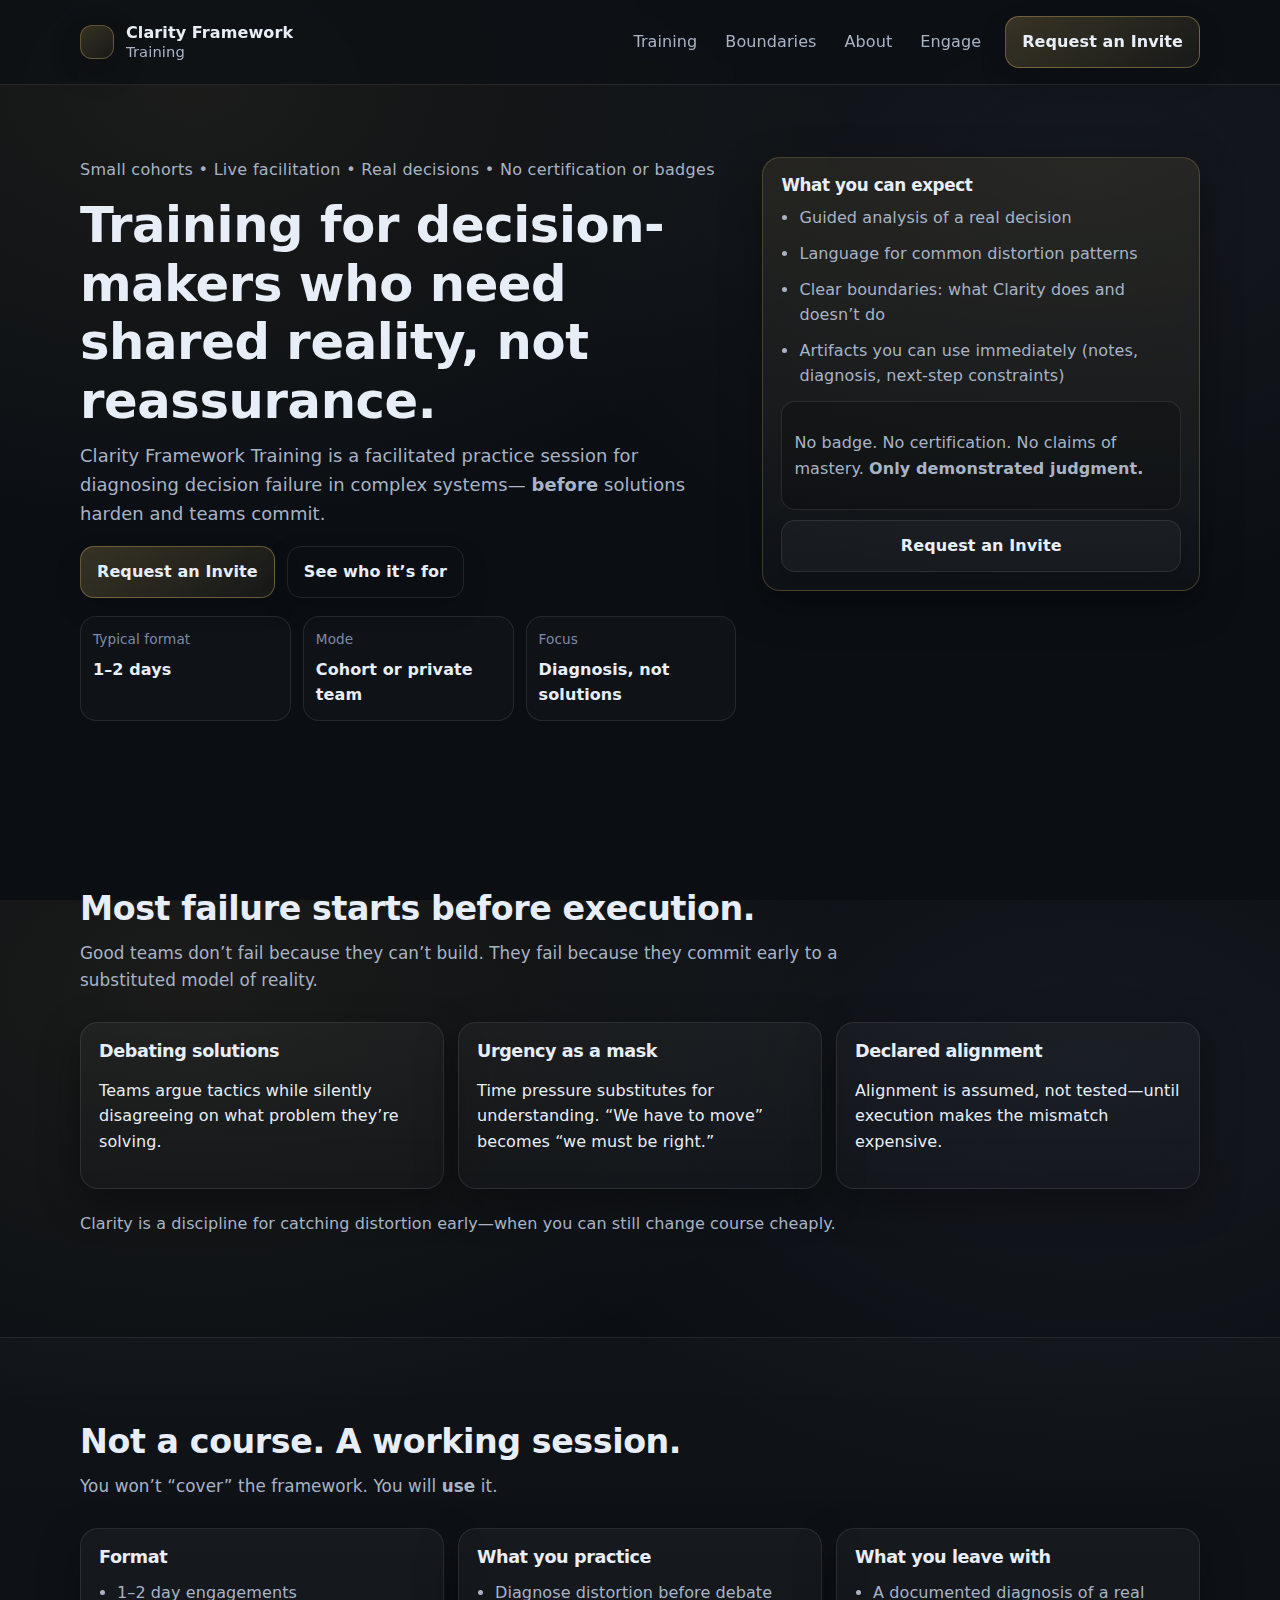
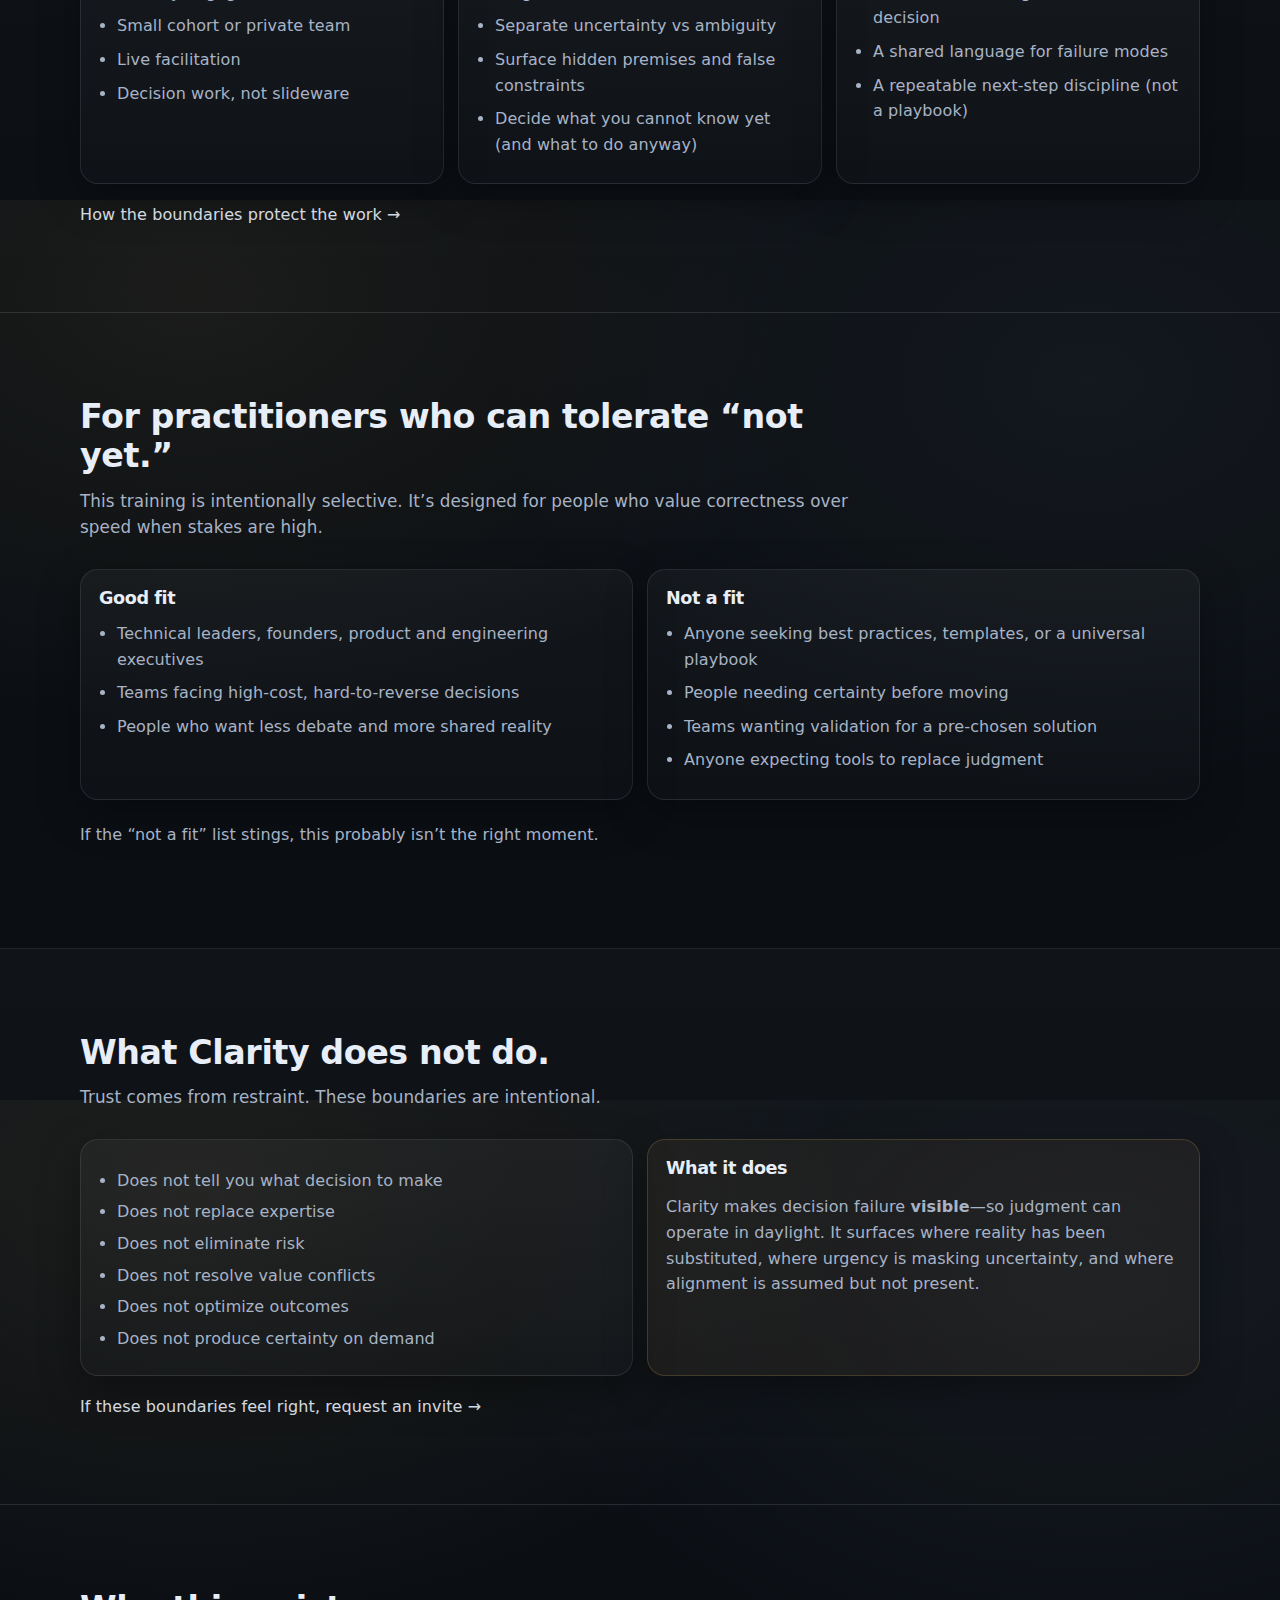
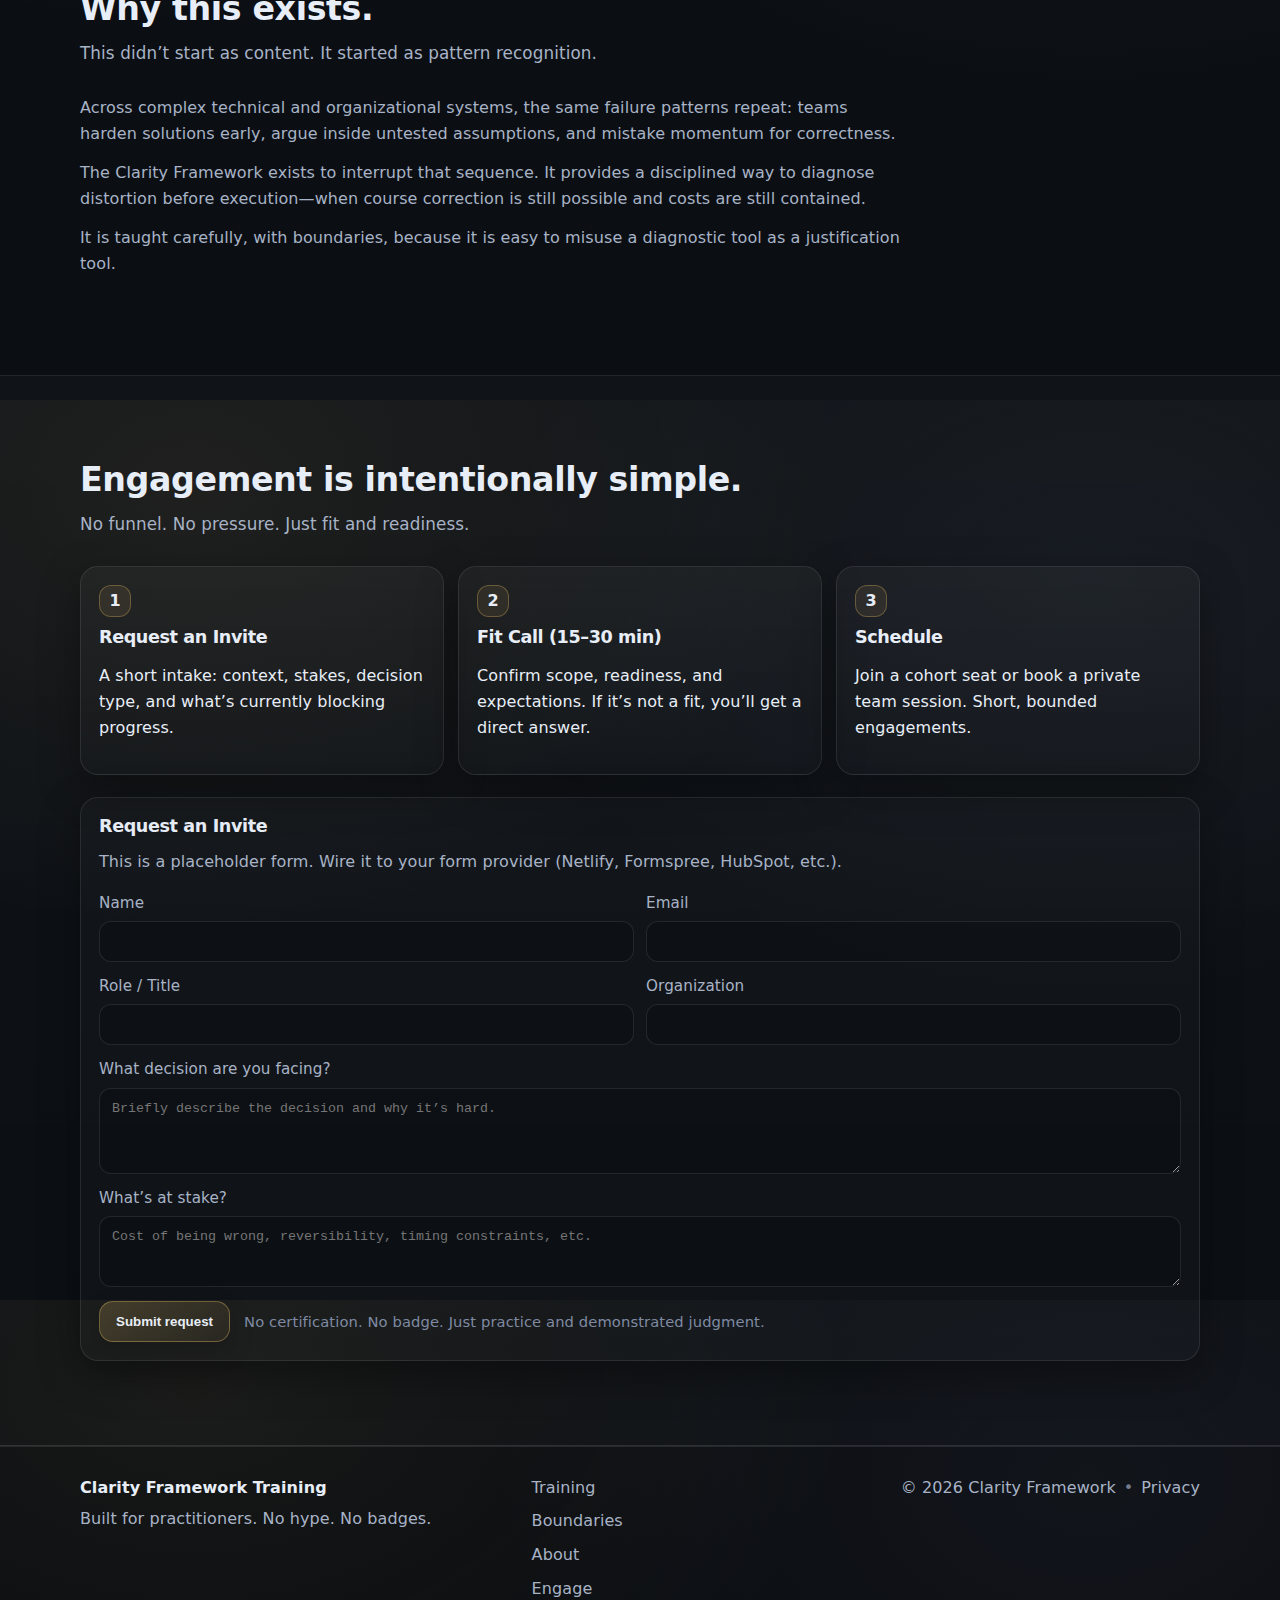
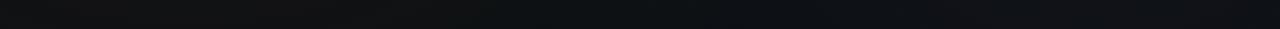
<file: index.html>
<!doctype html>
<html lang="en">
<head>
  <meta charset="utf-8" />
  <meta name="viewport" content="width=device-width, initial-scale=1" />
  <title>Clarity Framework Training</title>
  <meta name="description" content="Training for decision-makers who need shared reality, not reassurance. Facilitated practice sessions for diagnosing decision failure in complex systems." />
  <link rel="stylesheet" href="style.css" />
</head>

<body>
  <a class="skip-link" href="#main">Skip to content</a>

  <!-- Header -->
  <header class="site-header">
    <div class="container header-inner">
      <a class="brand" href="#">
        <span class="brand-mark" aria-hidden="true"></span>
        <span class="brand-text">
          <span class="brand-title">Clarity Framework</span>
          <span class="brand-subtitle">Training</span>
        </span>
      </a>

      <nav class="nav" aria-label="Primary navigation">
        <a href="#training">Training</a>
        <a href="#boundaries">Boundaries</a>
        <a href="#about">About</a>
        <a href="#engage">Engage</a>
      </nav>

      <div class="header-cta">
        <a class="btn btn-primary" href="#engage">Request an Invite</a>
      </div>
    </div>
  </header>

  <main id="main">
    <!-- Hero -->
    <section class="section hero">
      <div class="container hero-grid">
        <div class="hero-copy">
          <p class="eyebrow">Small cohorts • Live facilitation • Real decisions • No certification or badges</p>
          <h1>Training for decision-makers who need shared reality, not reassurance.</h1>
          <p class="lede">
            Clarity Framework Training is a facilitated practice session for diagnosing decision failure in complex systems—
            <strong>before</strong> solutions harden and teams commit.
          </p>

          <div class="hero-actions">
            <a class="btn btn-primary" href="#engage">Request an Invite</a>
            <a class="btn btn-secondary" href="#fit">See who it’s for</a>
          </div>

          <div class="hero-trust">
            <div class="trust-item">
              <div class="trust-label">Typical format</div>
              <div class="trust-value">1–2 days</div>
            </div>
            <div class="trust-item">
              <div class="trust-label">Mode</div>
              <div class="trust-value">Cohort or private team</div>
            </div>
            <div class="trust-item">
              <div class="trust-label">Focus</div>
              <div class="trust-value">Diagnosis, not solutions</div>
            </div>
          </div>
        </div>

        <aside class="hero-panel" aria-label="Summary panel">
          <h2 class="panel-title">What you can expect</h2>
          <ul class="panel-list">
            <li>Guided analysis of a real decision</li>
            <li>Language for common distortion patterns</li>
            <li>Clear boundaries: what Clarity does and doesn’t do</li>
            <li>Artifacts you can use immediately (notes, diagnosis, next-step constraints)</li>
          </ul>

          <div class="panel-note">
            <p>
              No badge. No certification. No claims of mastery.
              <strong>Only demonstrated judgment.</strong>
            </p>
          </div>

          <a class="btn btn-tertiary" href="#engage">Request an Invite</a>
        </aside>
      </div>
    </section>

    <!-- Problem -->
    <section class="section" id="problem">
      <div class="container">
        <div class="section-head">
          <h2>Most failure starts before execution.</h2>
          <p class="subhead">
            Good teams don’t fail because they can’t build. They fail because they commit early to a substituted model of reality.
          </p>
        </div>

        <div class="bullets-grid">
          <div class="card">
            <h3>Debating solutions</h3>
            <p>Teams argue tactics while silently disagreeing on what problem they’re solving.</p>
          </div>
          <div class="card">
            <h3>Urgency as a mask</h3>
            <p>Time pressure substitutes for understanding. “We have to move” becomes “we must be right.”</p>
          </div>
          <div class="card">
            <h3>Declared alignment</h3>
            <p>Alignment is assumed, not tested—until execution makes the mismatch expensive.</p>
          </div>
        </div>

        <p class="section-close">
          Clarity is a discipline for catching distortion early—when you can still change course cheaply.
        </p>
      </div>
    </section>

    <!-- Training -->
    <section class="section section-alt" id="training">
      <div class="container">
        <div class="section-head">
          <h2>Not a course. A working session.</h2>
          <p class="subhead">You won’t “cover” the framework. You will <strong>use</strong> it.</p>
        </div>

        <div class="triple-grid">
          <div class="card">
            <h3>Format</h3>
            <ul class="list">
              <li>1–2 day engagements</li>
              <li>Small cohort or private team</li>
              <li>Live facilitation</li>
              <li>Decision work, not slideware</li>
            </ul>
          </div>

          <div class="card">
            <h3>What you practice</h3>
            <ul class="list">
              <li>Diagnose distortion before debate</li>
              <li>Separate uncertainty vs ambiguity</li>
              <li>Surface hidden premises and false constraints</li>
              <li>Decide what you cannot know yet (and what to do anyway)</li>
            </ul>
          </div>

          <div class="card">
            <h3>What you leave with</h3>
            <ul class="list">
              <li>A documented diagnosis of a real decision</li>
              <li>A shared language for failure modes</li>
              <li>A repeatable next-step discipline (not a playbook)</li>
            </ul>
          </div>
        </div>

        <div class="inline-cta">
          <a class="text-link" href="#boundaries">How the boundaries protect the work →</a>
        </div>
      </div>
    </section>

    <!-- Fit -->
    <section class="section" id="fit">
      <div class="container">
        <div class="section-head">
          <h2>For practitioners who can tolerate “not yet.”</h2>
          <p class="subhead">
            This training is intentionally selective. It’s designed for people who value correctness over speed when stakes are high.
          </p>
        </div>

        <div class="two-col">
          <div class="card">
            <h3>Good fit</h3>
            <ul class="list">
              <li>Technical leaders, founders, product and engineering executives</li>
              <li>Teams facing high-cost, hard-to-reverse decisions</li>
              <li>People who want less debate and more shared reality</li>
            </ul>
          </div>

          <div class="card">
            <h3>Not a fit</h3>
            <ul class="list">
              <li>Anyone seeking best practices, templates, or a universal playbook</li>
              <li>People needing certainty before moving</li>
              <li>Teams wanting validation for a pre-chosen solution</li>
              <li>Anyone expecting tools to replace judgment</li>
            </ul>
          </div>
        </div>

        <p class="section-close">
          If the “not a fit” list stings, this probably isn’t the right moment.
        </p>
      </div>
    </section>

    <!-- Boundaries -->
    <section class="section section-alt" id="boundaries">
      <div class="container">
        <div class="section-head">
          <h2>What Clarity does not do.</h2>
          <p class="subhead">Trust comes from restraint. These boundaries are intentional.</p>
        </div>

        <div class="boundaries-grid">
          <div class="card">
            <ul class="list compact">
              <li>Does not tell you what decision to make</li>
              <li>Does not replace expertise</li>
              <li>Does not eliminate risk</li>
              <li>Does not resolve value conflicts</li>
              <li>Does not optimize outcomes</li>
              <li>Does not produce certainty on demand</li>
            </ul>
          </div>

          <div class="callout">
            <h3>What it does</h3>
            <p>
              Clarity makes decision failure <strong>visible</strong>—so judgment can operate in daylight.
              It surfaces where reality has been substituted, where urgency is masking uncertainty,
              and where alignment is assumed but not present.
            </p>
          </div>
        </div>

        <div class="inline-cta">
          <a class="text-link" href="#engage">If these boundaries feel right, request an invite →</a>
        </div>
      </div>
    </section>

    <!-- About -->
    <section class="section" id="about">
      <div class="container">
        <div class="section-head">
          <h2>Why this exists.</h2>
          <p class="subhead">This didn’t start as content. It started as pattern recognition.</p>
        </div>

        <div class="prose">
          <p>
            Across complex technical and organizational systems, the same failure patterns repeat:
            teams harden solutions early, argue inside untested assumptions, and mistake momentum for correctness.
          </p>
          <p>
            The Clarity Framework exists to interrupt that sequence. It provides a disciplined way to diagnose
            distortion before execution—when course correction is still possible and costs are still contained.
          </p>
          <p>
            It is taught carefully, with boundaries, because it is easy to misuse a diagnostic tool as a justification tool.
          </p>
        </div>
      </div>
    </section>

    <!-- Engage -->
    <section class="section section-alt" id="engage">
      <div class="container">
        <div class="section-head">
          <h2>Engagement is intentionally simple.</h2>
          <p class="subhead">No funnel. No pressure. Just fit and readiness.</p>
        </div>

        <div class="steps">
          <div class="step card">
            <div class="step-num">1</div>
            <h3>Request an Invite</h3>
            <p>A short intake: context, stakes, decision type, and what’s currently blocking progress.</p>
          </div>
          <div class="step card">
            <div class="step-num">2</div>
            <h3>Fit Call (15–30 min)</h3>
            <p>Confirm scope, readiness, and expectations. If it’s not a fit, you’ll get a direct answer.</p>
          </div>
          <div class="step card">
            <div class="step-num">3</div>
            <h3>Schedule</h3>
            <p>Join a cohort seat or book a private team session. Short, bounded engagements.</p>
          </div>
        </div>

        <div class="form-shell" aria-label="Request an invite form">
          <h3>Request an Invite</h3>
          <p class="form-note">
            This is a placeholder form. Wire it to your form provider (Netlify, Formspree, HubSpot, etc.).
          </p>

          <form action="#" method="post">
            <div class="form-grid">
              <label>
                <span>Name</span>
                <input type="text" name="name" autocomplete="name" required />
              </label>

              <label>
                <span>Email</span>
                <input type="email" name="email" autocomplete="email" required />
              </label>

              <label>
                <span>Role / Title</span>
                <input type="text" name="role" autocomplete="organization-title" />
              </label>

              <label>
                <span>Organization</span>
                <input type="text" name="org" autocomplete="organization" />
              </label>

              <label class="span-2">
                <span>What decision are you facing?</span>
                <textarea name="decision" rows="4" placeholder="Briefly describe the decision and why it’s hard."></textarea>
              </label>

              <label class="span-2">
                <span>What’s at stake?</span>
                <textarea name="stakes" rows="3" placeholder="Cost of being wrong, reversibility, timing constraints, etc."></textarea>
              </label>
            </div>

            <div class="form-actions">
              <button class="btn btn-primary" type="submit">Submit request</button>
              <p class="fineprint">No certification. No badge. Just practice and demonstrated judgment.</p>
            </div>
          </form>
        </div>
      </div>
    </section>
  </main>

  <footer class="site-footer">
    <div class="container footer-inner">
      <div class="footer-brand">
        <div class="footer-title">Clarity Framework Training</div>
        <div class="footer-sub">Built for practitioners. No hype. No badges.</div>
      </div>

      <div class="footer-links" aria-label="Footer navigation">
        <a href="#training">Training</a>
        <a href="#boundaries">Boundaries</a>
        <a href="#about">About</a>
        <a href="#engage">Engage</a>
      </div>

      <div class="footer-meta">
        <span>© <span id="year"></span> Clarity Framework</span>
        <span class="dot" aria-hidden="true">•</span>
        <a href="#" class="muted">Privacy</a>
      </div>
    </div>

    <script>
      // Tiny progressive enhancement: current year.
      document.getElementById("year").textContent = new Date().getFullYear();
    </script>
  </footer>
</body>
</html>
</file>
<file: style.css>
/* ========== Base / Reset ========== */
:root{
  --bg: #0b0f14;
  --panel: #0f1621;
  --card: #0e1520;
  --text: #e8eef7;
  --muted: #a8b3c6;
  --faint: #7f8aa3;
  --line: rgba(232,238,247,0.10);

  --accent: #d6b25e;            /* gold-ish accent */
  --accent-2: rgba(214,178,94,0.14);

  --shadow: 0 14px 40px rgba(0,0,0,0.35);
  --radius: 18px;
  --radius-sm: 12px;

  --max: 1120px;
}

*{ box-sizing: border-box; }
html, body { height: 100%; }
body{
  margin: 0;
  background: radial-gradient(1200px 800px at 15% 10%, rgba(214,178,94,0.08), transparent 55%),
              radial-gradient(1000px 700px at 85% 20%, rgba(168,179,198,0.06), transparent 60%),
              var(--bg);
  color: var(--text);
  font: 16px/1.6 ui-sans-serif, system-ui, -apple-system, Segoe UI, Roboto, Helvetica, Arial, "Apple Color Emoji", "Segoe UI Emoji";
  letter-spacing: 0.1px;
}

a{ color: inherit; text-decoration: none; }
a:hover{ text-decoration: underline; text-underline-offset: 4px; }

img{ max-width: 100%; display: block; }

.container{
  width: min(var(--max), calc(100% - 48px));
  margin: 0 auto;
}

.section{
  padding: 84px 0;
}

.section-alt{
  background: linear-gradient(180deg, rgba(255,255,255,0.02), rgba(255,255,255,0.00));
  border-top: 1px solid var(--line);
  border-bottom: 1px solid var(--line);
}

.section-head{
  margin-bottom: 28px;
  max-width: 820px;
}

h1, h2, h3{
  line-height: 1.18;
  letter-spacing: -0.4px;
  margin: 0 0 12px 0;
}

h1{ font-size: clamp(2.1rem, 4.2vw, 3.1rem); }
h2{ font-size: clamp(1.6rem, 2.6vw, 2.1rem); }
h3{ font-size: 1.1rem; }

.subhead{
  color: var(--muted);
  margin: 0;
  font-size: 1.05rem;
}

.prose{
  max-width: 820px;
  color: var(--muted);
}
.prose p{
  margin: 0 0 14px 0;
}

.section-close{
  margin-top: 22px;
  color: var(--muted);
  max-width: 820px;
}

/* ========== Accessibility ========== */
.skip-link{
  position: absolute;
  left: -999px;
  top: 10px;
  padding: 10px 12px;
  border-radius: 10px;
  background: var(--panel);
  border: 1px solid var(--line);
}
.skip-link:focus{
  left: 12px;
  z-index: 999;
}

/* ========== Header ========== */
.site-header{
  position: sticky;
  top: 0;
  z-index: 50;
  background: rgba(11,15,20,0.72);
  backdrop-filter: blur(10px);
  border-bottom: 1px solid var(--line);
}

.header-inner{
  display: grid;
  grid-template-columns: 1fr auto auto;
  align-items: center;
  gap: 18px;
  padding: 16px 0;
}

.brand{
  display: inline-flex;
  gap: 12px;
  align-items: center;
}

.brand-mark{
  width: 34px;
  height: 34px;
  border-radius: 12px;
  background: linear-gradient(145deg, rgba(214,178,94,0.20), rgba(214,178,94,0.05));
  border: 1px solid rgba(214,178,94,0.35);
  box-shadow: 0 10px 30px rgba(0,0,0,0.25);
}

.brand-text{ display: grid; line-height: 1.1; }
.brand-title{ font-weight: 650; }
.brand-subtitle{ color: var(--muted); font-size: 0.92rem; margin-top: 2px; }

.nav{
  display: flex;
  gap: 16px;
  align-items: center;
  color: var(--muted);
}
.nav a{ padding: 8px 6px; border-radius: 10px; }
.nav a:hover{
  background: rgba(255,255,255,0.04);
  text-decoration: none;
}

.header-cta{ display: flex; justify-content: flex-end; }

/* ========== Buttons / Links ========== */
.btn{
  display: inline-flex;
  align-items: center;
  justify-content: center;
  gap: 10px;
  padding: 12px 16px;
  border-radius: 14px;
  border: 1px solid var(--line);
  background: rgba(255,255,255,0.03);
  color: var(--text);
  box-shadow: 0 10px 26px rgba(0,0,0,0.18);
  font-weight: 600;
  text-decoration: none !important;
}

.btn:hover{
  background: rgba(255,255,255,0.05);
  transform: translateY(-1px);
  transition: 140ms ease;
}

.btn-primary{
  border-color: rgba(214,178,94,0.40);
  background: linear-gradient(145deg, rgba(214,178,94,0.22), rgba(214,178,94,0.06));
}
.btn-primary:hover{
  background: linear-gradient(145deg, rgba(214,178,94,0.30), rgba(214,178,94,0.09));
}

.btn-secondary{
  background: transparent;
}

.btn-tertiary{
  width: 100%;
  margin-top: 10px;
  background: rgba(255,255,255,0.03);
}

.text-link{
  color: var(--text);
  opacity: 0.9;
}
.text-link:hover{ opacity: 1; }

.inline-cta{
  margin-top: 18px;
}

/* ========== Cards / Lists ========== */
.card{
  background: linear-gradient(180deg, rgba(255,255,255,0.035), rgba(255,255,255,0.015));
  border: 1px solid var(--line);
  border-radius: var(--radius);
  padding: 18px 18px;
  box-shadow: var(--shadow);
}

.list{
  margin: 10px 0 0 0;
  padding-left: 18px;
  color: var(--muted);
}
.list li{ margin: 8px 0; }
.list.compact li{ margin: 6px 0; }

/* ========== Hero ========== */
.hero{
  padding-top: 72px;
}

.hero-grid{
  display: grid;
  grid-template-columns: 1.35fr 0.9fr;
  gap: 26px;
  align-items: start;
}

.eyebrow{
  color: var(--muted);
  margin: 0 0 14px 0;
  letter-spacing: 0.3px;
}

.lede{
  margin: 0 0 18px 0;
  color: var(--muted);
  font-size: 1.12rem;
}

.hero-actions{
  display: flex;
  gap: 12px;
  align-items: center;
  flex-wrap: wrap;
  margin: 16px 0 18px 0;
}

.hero-trust{
  display: grid;
  grid-template-columns: repeat(3, 1fr);
  gap: 12px;
  margin-top: 18px;
}

.trust-item{
  border: 1px solid var(--line);
  border-radius: 16px;
  padding: 12px 12px;
  background: rgba(255,255,255,0.02);
}
.trust-label{
  color: var(--faint);
  font-size: 0.85rem;
}
.trust-value{
  margin-top: 6px;
  font-weight: 650;
}

/* Hero Panel */
.hero-panel{
  background: linear-gradient(180deg, rgba(214,178,94,0.10), rgba(255,255,255,0.02));
  border: 1px solid rgba(214,178,94,0.25);
  border-radius: var(--radius);
  padding: 18px 18px;
  box-shadow: var(--shadow);
}

.panel-title{
  margin: 0 0 10px 0;
  font-size: 1.05rem;
}
.panel-list{
  margin: 0;
  padding-left: 18px;
  color: var(--muted);
}
.panel-list li{ margin: 10px 0; }
.panel-note{
  margin-top: 12px;
  padding: 12px 12px;
  border-radius: 14px;
  border: 1px solid var(--line);
  background: rgba(0,0,0,0.18);
  color: var(--muted);
}

/* ========== Grids ========== */
.bullets-grid{
  display: grid;
  grid-template-columns: repeat(3, 1fr);
  gap: 14px;
  margin-top: 18px;
}

.triple-grid{
  display: grid;
  grid-template-columns: repeat(3, 1fr);
  gap: 14px;
  margin-top: 18px;
}

.two-col{
  display: grid;
  grid-template-columns: 1fr 1fr;
  gap: 14px;
  margin-top: 18px;
}

.boundaries-grid{
  display: grid;
  grid-template-columns: 1fr 1fr;
  gap: 14px;
  margin-top: 18px;
}

.callout{
  border-radius: var(--radius);
  padding: 18px 18px;
  border: 1px solid rgba(214,178,94,0.20);
  background: rgba(214,178,94,0.06);
  color: var(--muted);
  box-shadow: var(--shadow);
}
.callout h3{ color: var(--text); margin-bottom: 10px; }

/* Steps */
.steps{
  display: grid;
  grid-template-columns: repeat(3, 1fr);
  gap: 14px;
  margin-top: 18px;
}

.step{
  position: relative;
  padding-top: 18px;
}
.step-num{
  width: 32px;
  height: 32px;
  border-radius: 12px;
  display: grid;
  place-items: center;
  font-weight: 750;
  border: 1px solid rgba(214,178,94,0.35);
  background: rgba(214,178,94,0.10);
  margin-bottom: 10px;
}

/* ========== Form ========== */
.form-shell{
  margin-top: 22px;
  border-radius: var(--radius);
  border: 1px solid var(--line);
  background: rgba(255,255,255,0.02);
  padding: 18px 18px;
  box-shadow: var(--shadow);
}

.form-note{
  margin: 0 0 16px 0;
  color: var(--muted);
}

form label{
  display: grid;
  gap: 6px;
  color: var(--muted);
  font-size: 0.95rem;
}

input, textarea{
  width: 100%;
  border-radius: 12px;
  border: 1px solid var(--line);
  background: rgba(0,0,0,0.20);
  color: var(--text);
  padding: 12px 12px;
  outline: none;
}

input:focus, textarea:focus{
  border-color: rgba(214,178,94,0.45);
  box-shadow: 0 0 0 3px rgba(214,178,94,0.12);
}

.form-grid{
  display: grid;
  grid-template-columns: 1fr 1fr;
  gap: 12px;
}

.span-2{ grid-column: span 2; }

.form-actions{
  display: flex;
  align-items: center;
  gap: 14px;
  margin-top: 14px;
  flex-wrap: wrap;
}

.fineprint{
  color: var(--faint);
  margin: 0;
  font-size: 0.92rem;
}

/* ========== Footer ========== */
.site-footer{
  border-top: 1px solid var(--line);
  padding: 28px 0;
  background: rgba(0,0,0,0.10);
}

.footer-inner{
  display: grid;
  grid-template-columns: 1.2fr 0.9fr 0.9fr;
  gap: 18px;
  align-items: start;
}

.footer-title{
  font-weight: 700;
}
.footer-sub{
  color: var(--muted);
  margin-top: 6px;
}

.footer-links{
  display: grid;
  gap: 8px;
  color: var(--muted);
}

.footer-meta{
  display: flex;
  gap: 8px;
  align-items: center;
  justify-content: flex-end;
  color: var(--muted);
}
.footer-meta .muted{ color: var(--muted); }
.dot{ opacity: 0.65; }

/* ========== Responsive ========== */
@media (max-width: 980px){
  .header-inner{
    grid-template-columns: 1fr auto;
    grid-template-areas:
      "brand cta"
      "nav nav";
    row-gap: 10px;
  }
  .brand{ grid-area: brand; }
  .header-cta{ grid-area: cta; }
  .nav{ grid-area: nav; flex-wrap: wrap; }

  .hero-grid{
    grid-template-columns: 1fr;
  }

  .hero-trust{
    grid-template-columns: 1fr;
  }

  .bullets-grid,
  .triple-grid,
  .two-col,
  .boundaries-grid,
  .steps{
    grid-template-columns: 1fr;
  }

  .footer-inner{
    grid-template-columns: 1fr;
  }

  .footer-meta{
    justify-content: flex-start;
  }
}

@media (max-width: 560px){
  .container{ width: min(var(--max), calc(100% - 28px)); }
  .section{ padding: 64px 0; }
  .form-grid{ grid-template-columns: 1fr; }
  .span-2{ grid-column: auto; }
}
 
/* Active nav item */
.nav a[aria-current="page"]{
  color: var(--text);
  background: rgba(214,178,94,0.10);
  border: 1px solid rgba(214,178,94,0.18);
  text-decoration: none;
}
</file>
